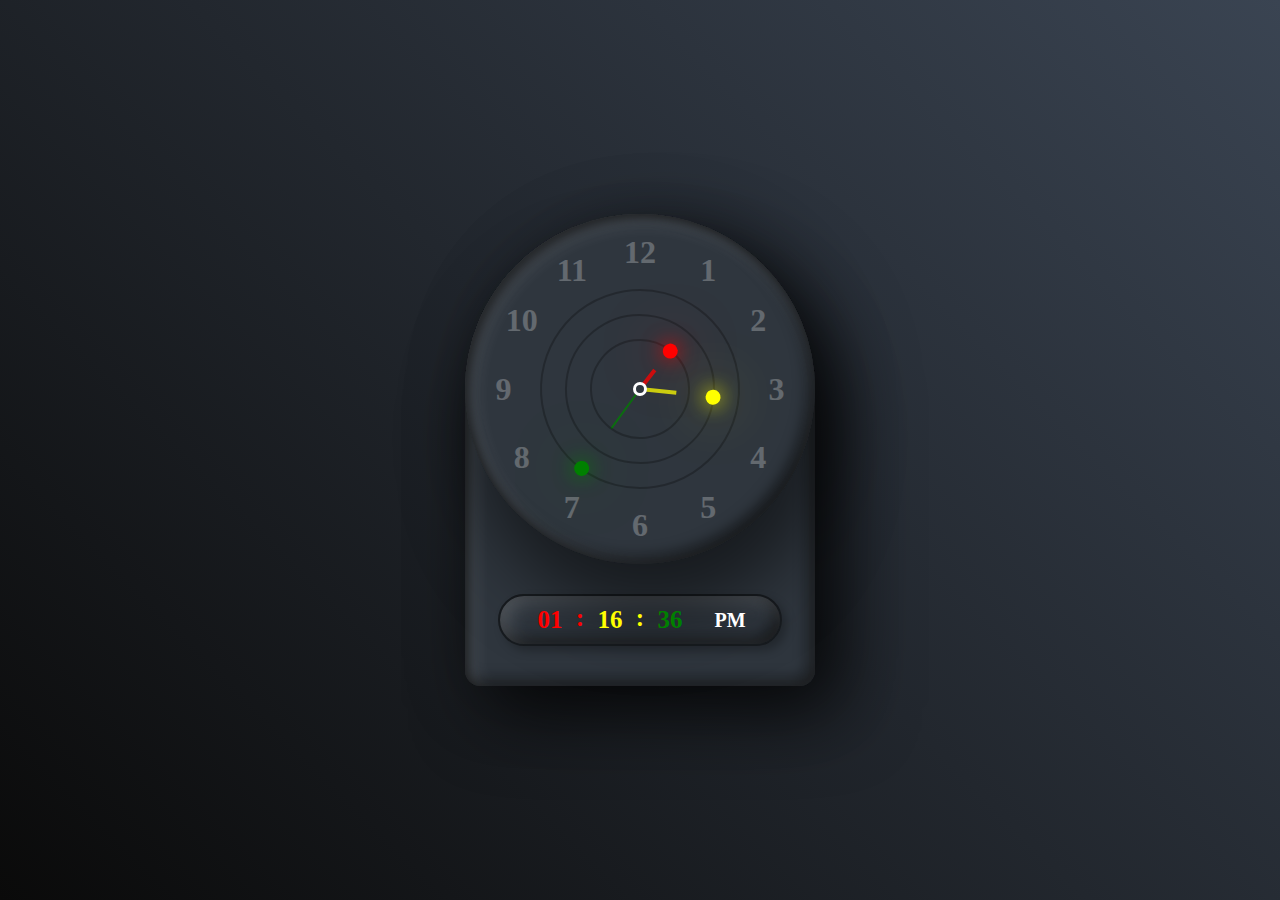
<file: Clock.html>
<!DOCTYPE html>
<html lang="en">
<head>
    <meta charset="UTF-8">
    <meta name="viewport" content="width=device-width, initial-scale=1.0">
    <title>clock</title>

    <link rel="stylesheet" href="style.css">
</head>
<body>

    <div class="container">
        <div class="clock">
            <div class="circle" id="sc" style="--clr:green;"><i></i></div>
            <div class="circle circle2" id="mn" style="--clr:yellow;"><i></i></div>
            <div class="circle circle3" id="hr" style="--clr:red;"><i></i></div>

           <span style="--i:1;"><b>1</b></span>
           <span style="--i:2;"><b>2</b></span>
           <span style="--i:3;"><b>3</b></span>
           <span style="--i:4;"><b>4</b></span>
           <span style="--i:5;"><b>5</b></span>
           <span style="--i:6;"><b>6</b></span>
           <span style="--i:7;"><b>7</b></span>
           <span style="--i:8;"><b>8</b></span>
           <span style="--i:9;"><b>9</b></span>
           <span style="--i:10;"><b>10</b></span>
           <span style="--i:11;"><b>11</b></span>
           <span style="--i:12;"><b>12</b></span>
        </div>
        
         <!-- digital clock -->
          <div id="time">
            <div id="hour" style="--clr:red;">00</div>
            <div id="minutes" style="--clr:yellow;">00</div>
            <div id="seconds" style="--clr:green;">00</div>
            <div id="apm">AM</div>
          </div>
    </div>
    <script src="script.js"></script>
</body>
</html>
</file>
<file: style.css>
*{
    margin:0;
    padding:0;
    box-sizing: border-box;
}
body{
    display: flex;
    justify-content: center;
    align-items: center;
    min-height:100vh;
    background: linear-gradient(45deg,#0a0a0a,#3a4452)
}
.container{
    position:relative;
    background:#2f363e ;
    /* min-height: 400px; */
    border-radius: 20px;
    border-top-left-radius:225px;
    border-top-right-radius:225px;
    box-shadow: 25px 25px 75px rgba(0,0,0,0.75),
    10px 10px 70px rgba(0,0,0,0.25),
    inset 5px 5px 10px rgba(0,0,0,0.5),
    inset 5px 5px 20px rgba(255,255,255,0.2), 
    inset -5px -5px 15px rgba(0,0,0,0.75);
    display:flex;
    justify-content: center;
    align-items: center;
    flex-direction: column;
    
}
.clock{
    position:relative;
    width:350px;
    height:350px;
    background: #2f363e;
    border-radius: 50%;
    box-shadow:10px 50px 70px rgba(0,0,0,0.5),
    inset 5px 5px 10px rgba(0,0,0,0.5),
    inset 5px 5px 20px rgba(255,255,255,0.2),
    inset -5px -5px 15px rgba(0,0,0,0.75);
    display:flex;
    justify-content: center;
    align-items: center;
    margin-bottom: 30px;
    
    
}
.clock::before{
    content:"";
    position:absolute;
    width:8px;
    height:8px;
    background: #2f363e;
    border:3px solid #fff;
    border-radius: 50%;
    z-index: 100000;
}
.clock span{
    position: absolute;
    inset:20px;
    color:#fff;
    text-align: center;
    transform:rotate(calc(30deg*var(--i)));
    /* 360/12=30deg */

}
.clock span b{
    font-size:2em;
    opacity:0.25;
    font-weight: 600;
    display: inline-block; 
    transform: rotate(calc(-30deg*var(--i))); 


}
.circle{
    position:absolute;
    width:200px;
    height:200px;
    border:2px solid rgba(0,0,0,0.25);
    border-radius: 50%;
    display:flex;
    justify-content: center;
    align-items: flex-start;
}
.circle i{
    position: absolute;
    width:4px;
    height:50%;
    background: var(--clr);
    opacity:0.75;
    transform-origin: bottom;
    transform:scaleY(0.5);
    z-index: 10;  
}
.circle:nth-child(1) i{
    width:2px;
}
.circle:nth-child(2) i{
    width:4px;
}

.circle2{
   width:150px;
   height:150px;
   z-index:9;
}
.circle3{
   width:100px;
   height:100px;
   z-index: 8;
}
.circle::before{
    content:"";
    position:absolute;
    top:-8.5px;
    width:15px;
    height:15px;
    border-radius: 50%;
    background: var(--clr);
    box-shadow: 0 0 20px var(--clr),
    0 0 60px var(--clr);
}


/* digital clock style */

#time{
   margin-bottom: 40px;
   display:flex;
   font-size:25px;
   border: 2px solid rgba(0,0,0,0.5);
   border-radius:40px;
   padding:10px 20px ;
   font-weight: 600;
   box-shadow:5px 5px 10px rgba(0,0,0,0.25),
   inset 5px 5px 20px rgba(255,255,255,0.2),
   inset -5px -5px 15px rgba(0,0,0,0.75);
}
#time div{
    position:relative;
    width:60px;
    text-align: center;
    font-weight: 600;
    color:var(--clr);
}
#time div:nth-child(1)::after,
#time div:nth-child(2)::after{
    content:":";
    position:absolute;
    top:-2px;
    right:-4px;
}
#time div:last-child{
    font-size: 0.8em;
    display:flex;
    justify-content: center;
    align-items: center;
    color:white;
}
#time div:nth-child(2)::after{
    animation: animate 1s steps(1) infinite;
}
@keyframes animate{
    0%{
        opacity:1;
    }
    50%{
        opacity:0;
    } 
}
</file>
